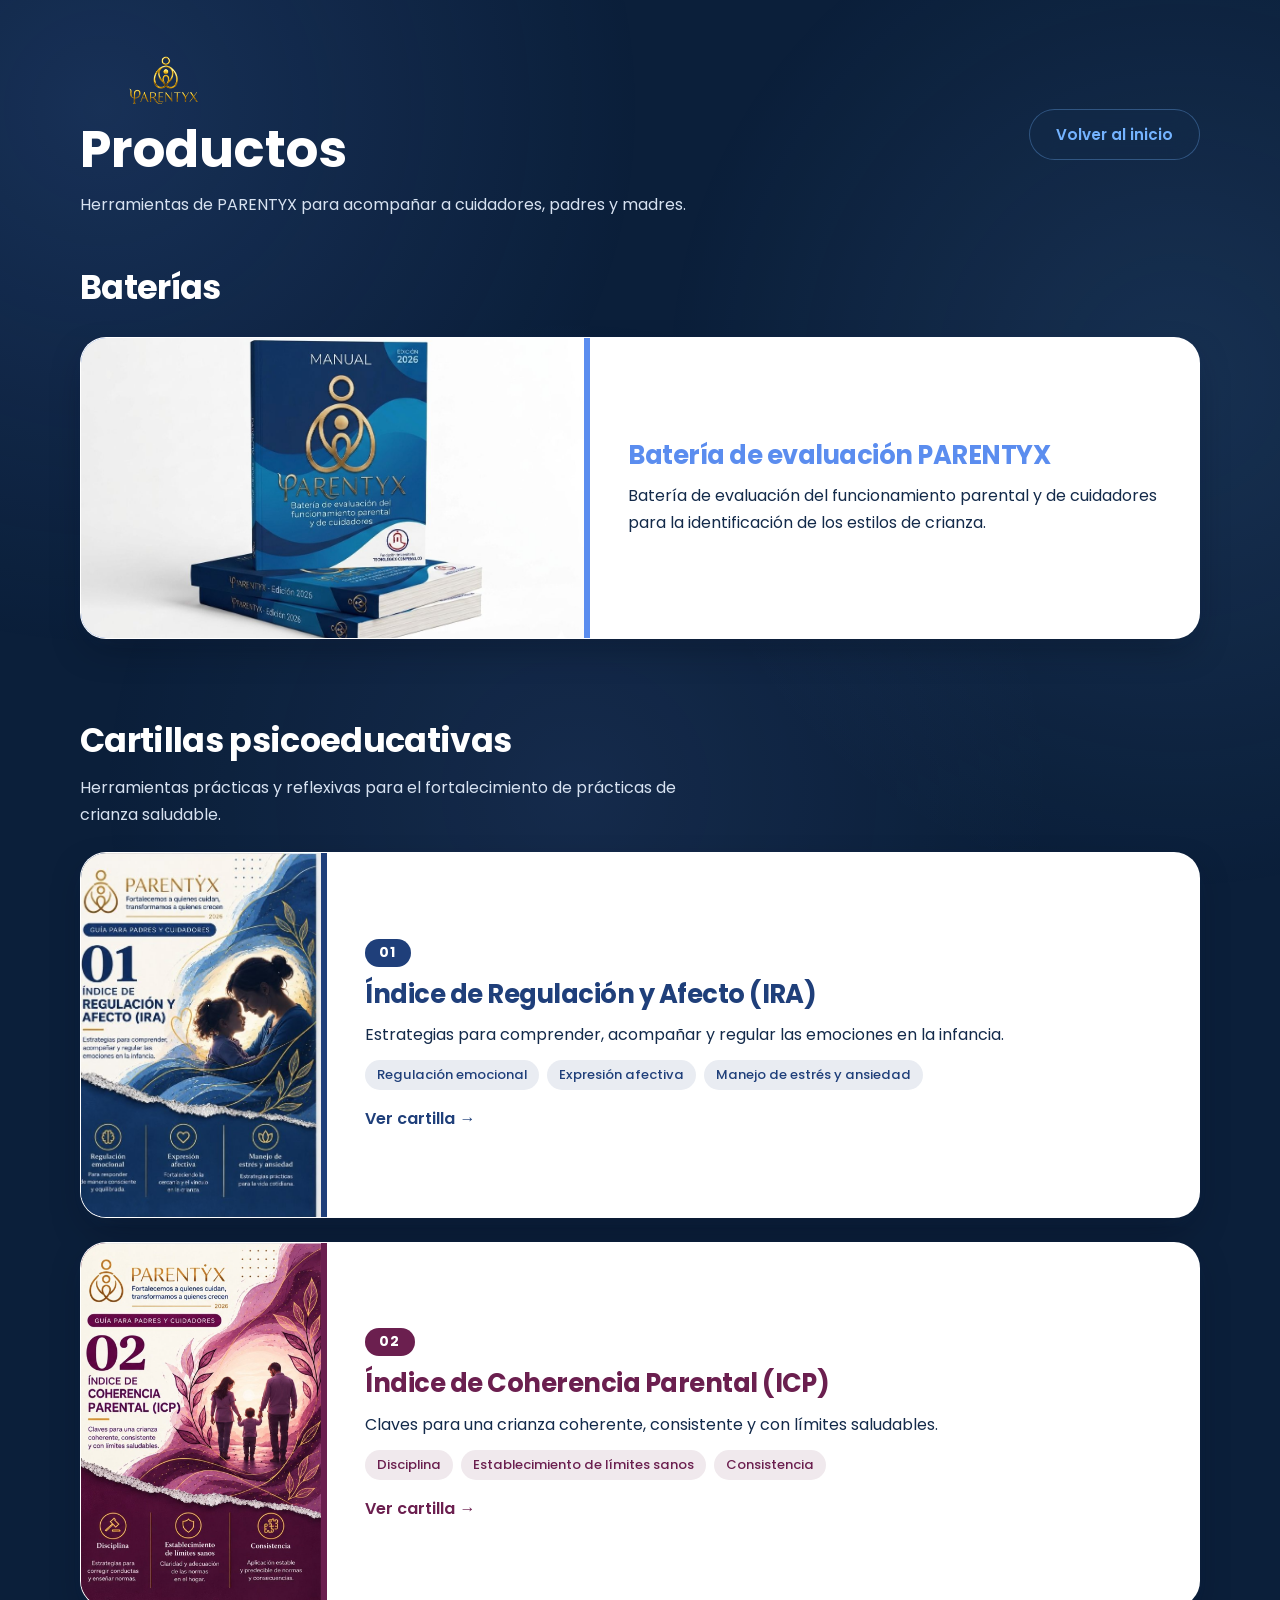
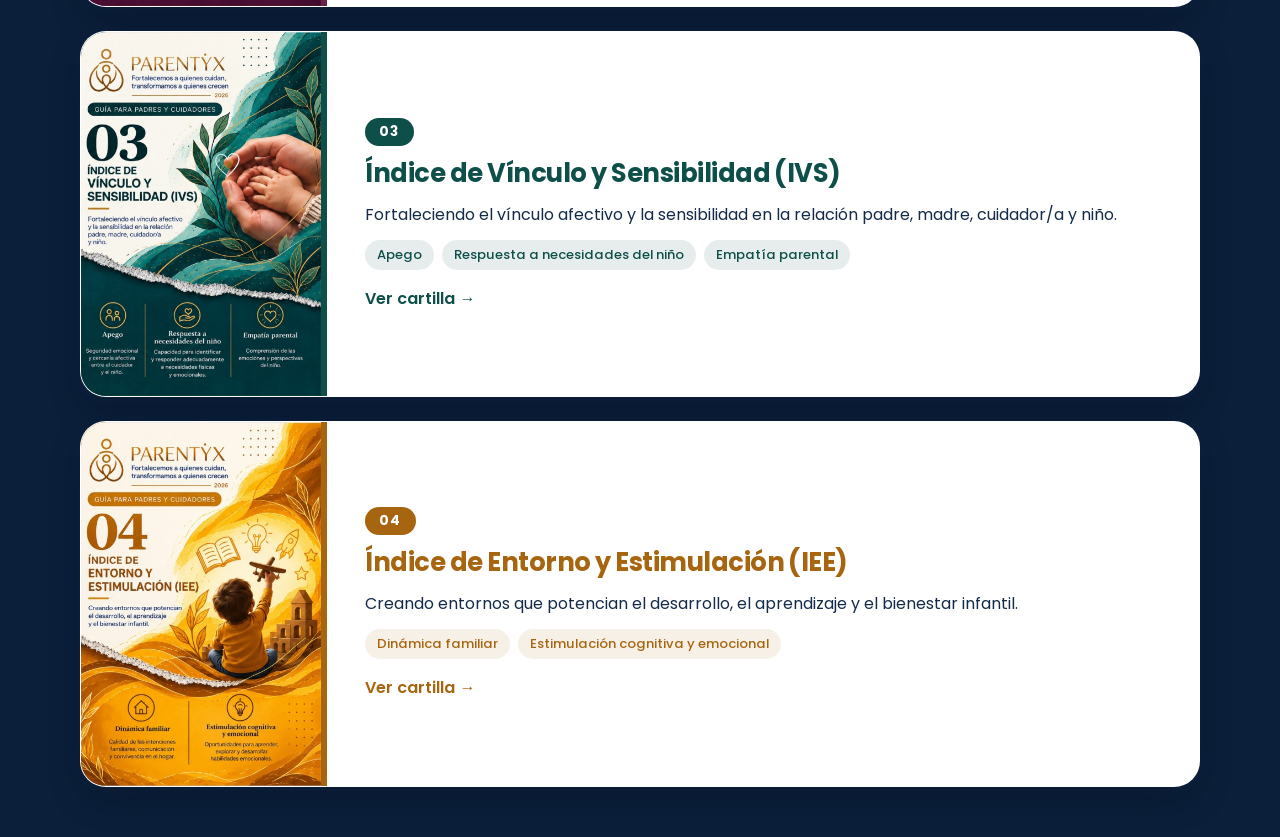
<file: cartilla.html>
<!DOCTYPE html>
<html lang="es">
<head>
    <meta charset="UTF-8">
    <meta name="viewport" content="width=device-width, initial-scale=1.0">
    <meta name="description" content="Cartilla psicoeducativa PARENTYX">
    <title>Cartilla | PARENTYX</title>
    <link rel="preconnect" href="https://fonts.googleapis.com">
    <link rel="preconnect" href="https://fonts.gstatic.com" crossorigin>
    <link href="https://fonts.googleapis.com/css2?family=Poppins:wght@300;400;500;600;700&display=swap" rel="stylesheet">
    <link rel="stylesheet" href="css/styles.css">
</head>
<body class="private-page">
    <div class="private-layout">
        <header class="private-header">
            <div>
                <a href="index.html" aria-label="Volver al inicio">
                    <img class="brand-logo" src="images/promis.png" alt="PARENTYX - Ruta de crianza saludable">
                </a>
                <h1 data-cartilla-titulo>Cartilla</h1>
                <p data-cartilla-descripcion></p>
            </div>
            <a class="btn btn-secondary" href="productos.html">Volver a productos</a>
        </header>

        <main class="private-content">
            <div class="cartilla-detalle" data-cartilla-detalle></div>
        </main>
    </div>

    <script src="js/cartillas-datos.js"></script>
    <script src="js/cartillas.js"></script>
</body>
</html>
</file>
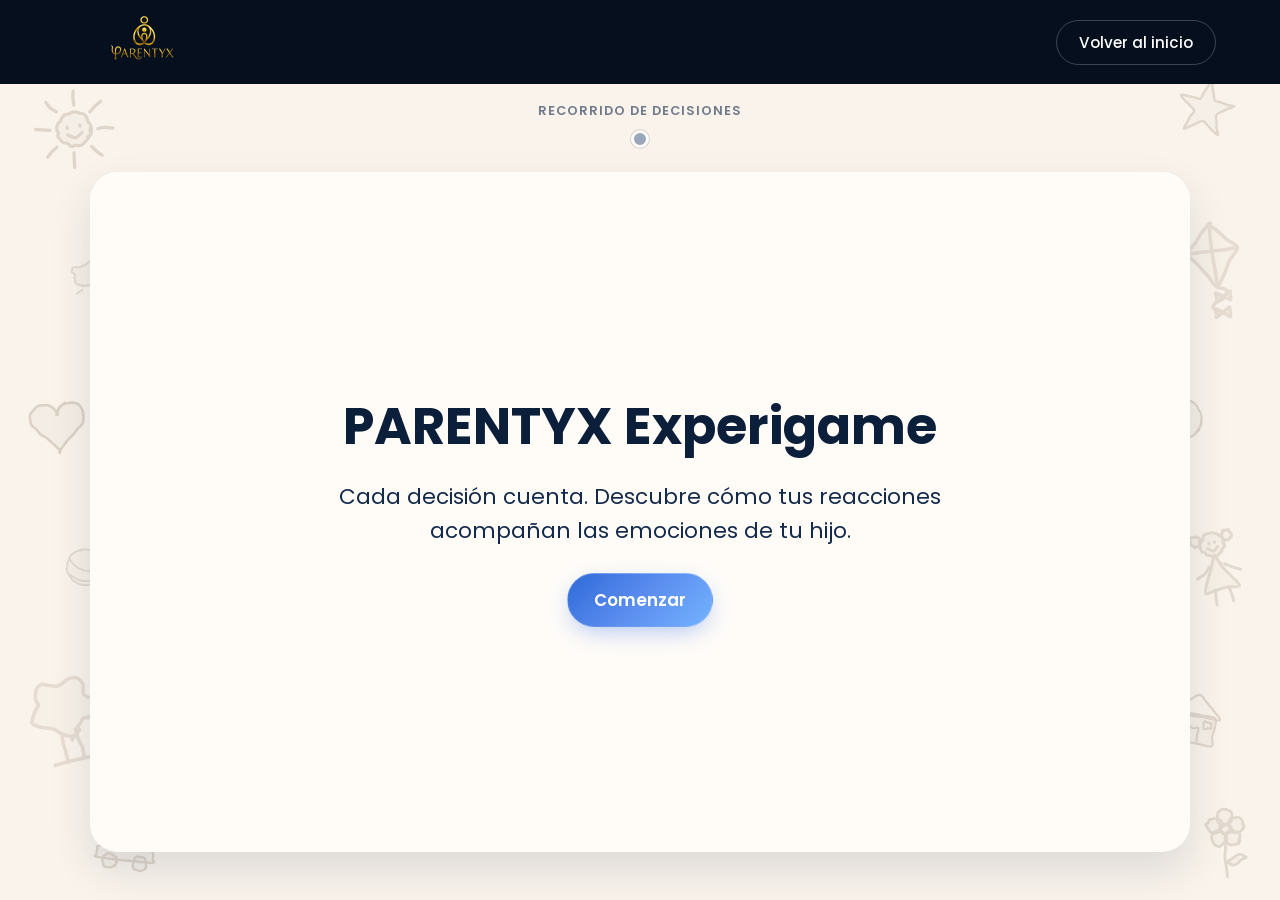
<file: juego.html>
<!DOCTYPE html>
<html lang="es">
<head>
    <meta charset="UTF-8">
    <meta name="viewport" content="width=device-width, initial-scale=1.0">
    <meta name="description" content="Juego de decisiones sobre crianza positiva de PARENTYX">
    <title>Juego de decisiones | PARENTYX</title>
    <link rel="preconnect" href="https://fonts.googleapis.com">
    <link rel="preconnect" href="https://fonts.gstatic.com" crossorigin>
    <link href="https://fonts.googleapis.com/css2?family=Poppins:wght@300;400;500;600;700&display=swap" rel="stylesheet">
    <link rel="stylesheet" href="css/styles.css">
    <link rel="stylesheet" href="css/juego.css">
</head>
<body class="juego-page">
    <header class="juego-header">
        <a href="index.html" aria-label="Volver al inicio">
            <img class="brand-logo" src="images/promis.png" alt="PARENTYX - Ruta de crianza saludable">
        </a>
        <a class="juego-volver" href="index.html">Volver al inicio</a>
    </header>

    <!-- Garabatos decorativos: el SVG se inserta en línea desde images/garabatos/ -->
    <div class="juego-garabatos" aria-hidden="true">
        <span class="juego-garabato" data-garabato="sol"></span>
        <span class="juego-garabato" data-garabato="nube"></span>
        <span class="juego-garabato" data-garabato="corazon"></span>
        <span class="juego-garabato" data-garabato="pelota"></span>
        <span class="juego-garabato" data-garabato="arbol"></span>
        <span class="juego-garabato" data-garabato="carrito"></span>
        <span class="juego-garabato" data-garabato="estrella"></span>
        <span class="juego-garabato" data-garabato="cometa"></span>
        <span class="juego-garabato" data-garabato="globo"></span>
        <span class="juego-garabato" data-garabato="muneca"></span>
        <span class="juego-garabato" data-garabato="casa"></span>
        <span class="juego-garabato" data-garabato="flor"></span>
    </div>

    <div class="juego-rastro" aria-hidden="true">
        <p class="juego-rastro-titulo"></p>
        <div class="juego-rastro-camino"></div>
    </div>

    <main class="juego-main">
        <div class="juego-escenario" aria-live="polite"></div>
    </main>

    <script src="js/juego-datos.js"></script>
    <script src="js/juego.js"></script>
</body>
</html>
</file>
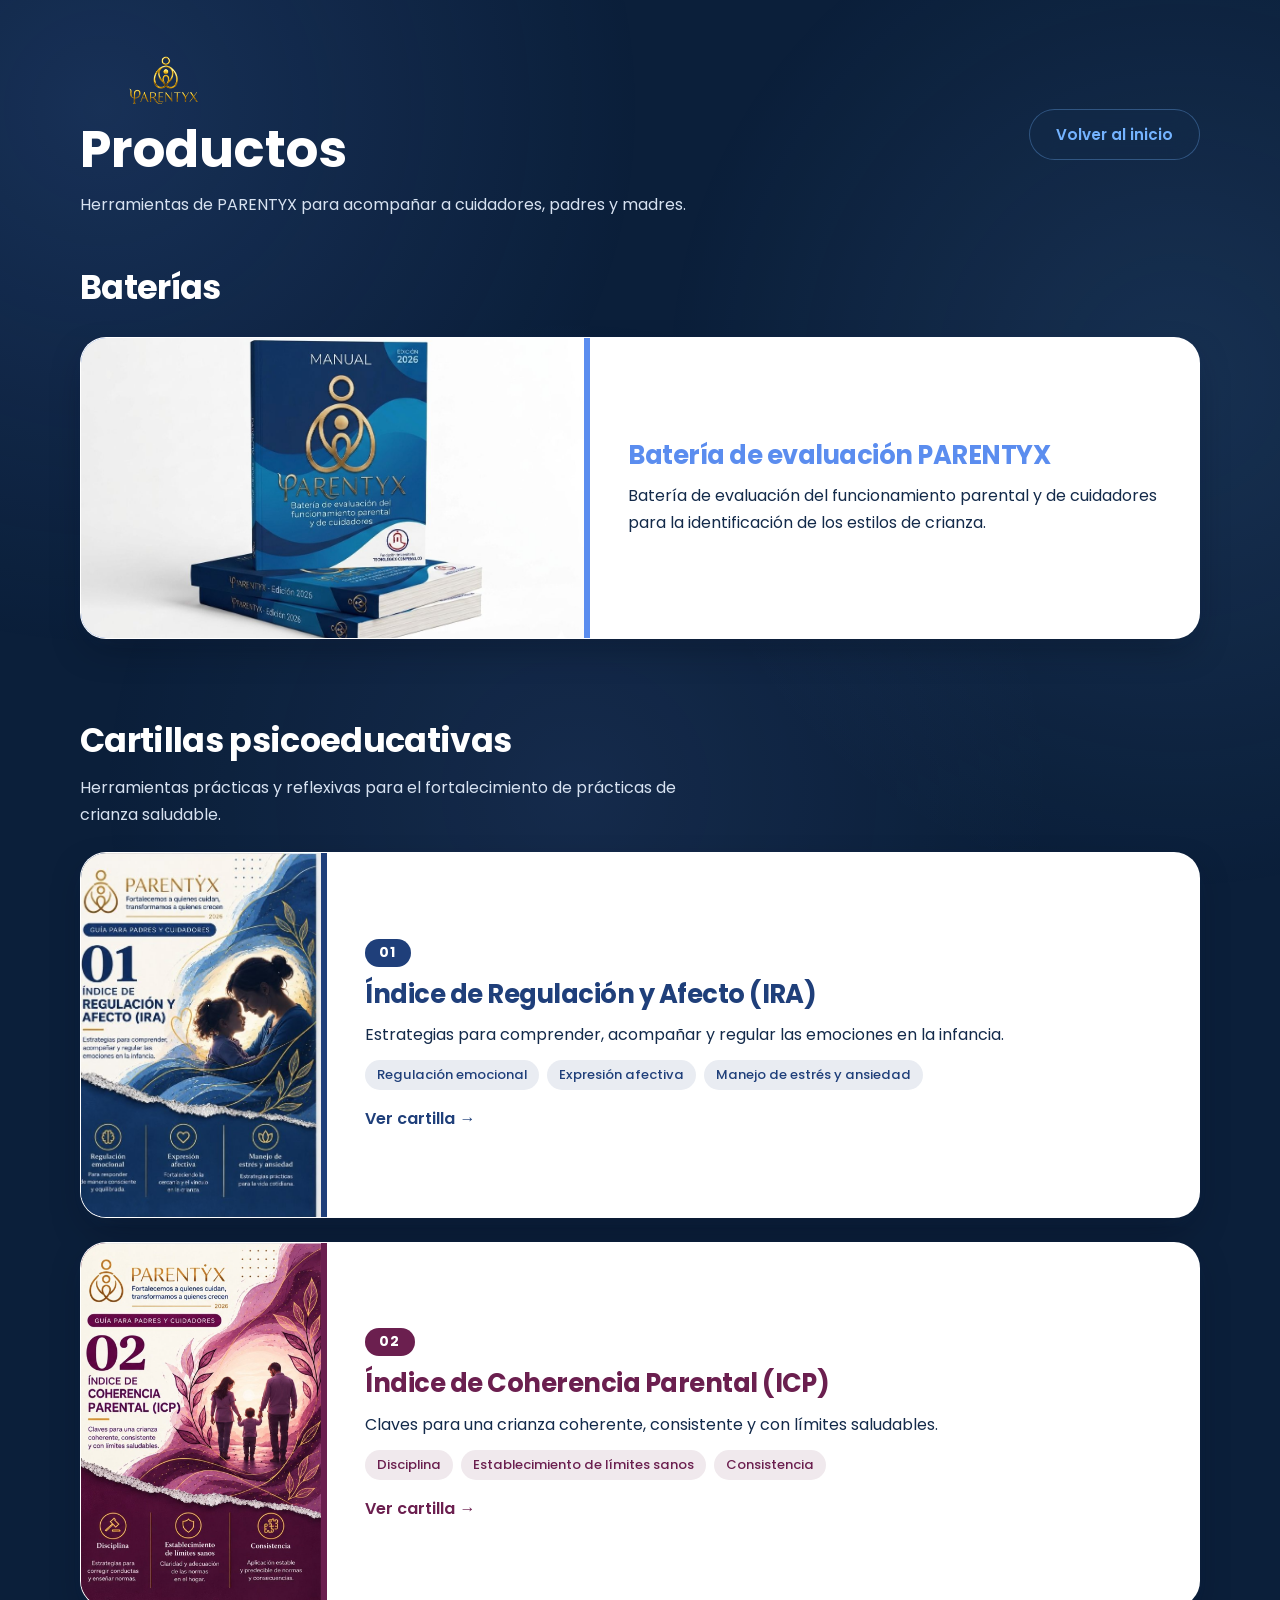
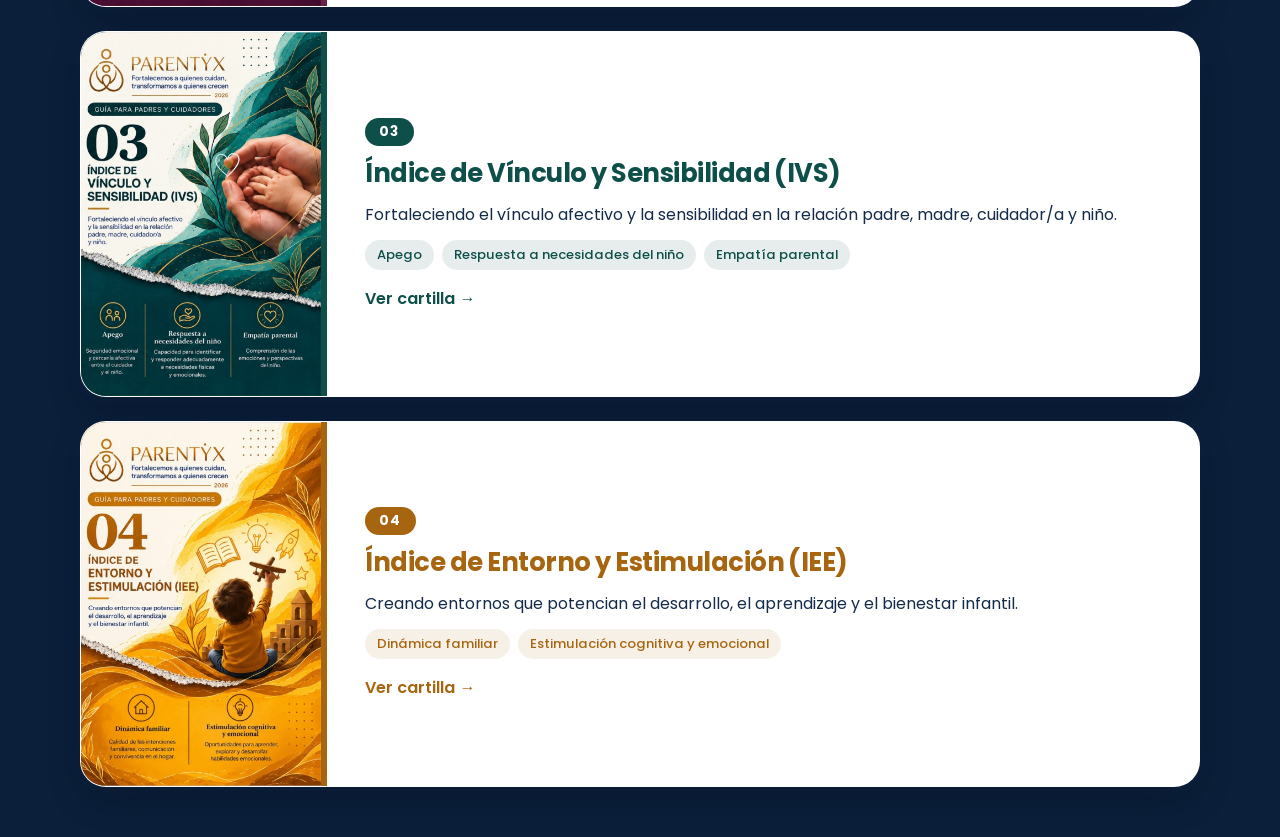
<file: productos.html>
<!DOCTYPE html>
<html lang="es">
<head>
    <meta charset="UTF-8">
    <meta name="viewport" content="width=device-width, initial-scale=1.0">
    <meta name="description" content="Productos PARENTYX: baterías de evaluación y cartillas psicoeducativas">
    <title>Productos | PARENTYX</title>
    <link rel="preconnect" href="https://fonts.googleapis.com">
    <link rel="preconnect" href="https://fonts.gstatic.com" crossorigin>
    <link href="https://fonts.googleapis.com/css2?family=Poppins:wght@300;400;500;600;700&display=swap" rel="stylesheet">
    <link rel="stylesheet" href="css/styles.css">
</head>
<body class="private-page">
    <div class="private-layout">
        <header class="private-header">
            <div>
                <a href="index.html" aria-label="Volver al inicio">
                    <img class="brand-logo" src="images/promis.png" alt="PARENTYX - Ruta de crianza saludable">
                </a>
                <h1>Productos</h1>
                <p>Herramientas de PARENTYX para acompañar a cuidadores, padres y madres.</p>
            </div>
            <a class="btn btn-secondary" href="index.html">Volver al inicio</a>
        </header>

        <main class="private-content">
            <section class="products-group" aria-labelledby="baterias-titulo">
                <div class="products-group-heading">
                    <h2 id="baterias-titulo">Baterías</h2>
                </div>

                <article class="product-row product-row-feature">
                    <div class="product-row-media">
                        <img class="product-row-image" src="images/Baterias.jpg" alt="Baterías de evaluación PARENTYX">
                    </div>
                    <div class="product-row-body">
                        <h3>Batería de evaluación PARENTYX</h3>
                        <p>Batería de evaluación del funcionamiento parental y de cuidadores para la identificación de los estilos de crianza.</p>
                    </div>
                </article>
            </section>

            <section class="products-group" aria-labelledby="cartillas-titulo">
                <div class="products-group-heading">
                    <h2 id="cartillas-titulo">Cartillas psicoeducativas</h2>
                    <p>Herramientas prácticas y reflexivas para el fortalecimiento de prácticas de crianza saludable.</p>
                </div>

                <!-- Las cartillas se generan desde js/cartillas-datos.js -->
                <div class="cartillas-lista" data-cartillas-lista></div>
            </section>
        </main>
    </div>

    <script src="js/cartillas-datos.js"></script>
    <script src="js/cartillas.js"></script>
</body>
</html>
</file>
<file: css/styles.css>
/* =========================
   PARENTYX - ESTILOS PRINCIPALES
   ========================= */

:root {
    --blue-dark: #0B1F3A;
    --blue-header: #050F1E;
    --blue-primary: #5B8DEF;
    --blue-light: #74B3FF;
    --blue-soft: #79A4FF;
    --blue-text: #74B3FF;
    --white: #FFFFFF;
    --off-white: #FFFFFF;
    --text-dark: #132A4A;
    --text-muted: #D7E2F1;
    --purple-dark: #132A4A;
    --yellow: #5B8DEF;
}

* {
    margin: 0;
    padding: 0;
    box-sizing: border-box;
}

html {
    scroll-behavior: smooth;
}

body {
    font-family: "Poppins", sans-serif;
    background: var(--blue-dark);
    color: var(--white);
    overflow-x: hidden;
}

a {
    color: inherit;
    text-decoration: none;
}

/* =========================
   BOTONES
   ========================= */

.btn {
    display: inline-flex;
    align-items: center;
    justify-content: center;
    border-radius: 999px;
    padding: 15px 30px;
    font-size: 0.95rem;
    font-weight: 600;
    border: none;
    transition: transform 0.25s ease, background 0.25s ease;
}

.btn:hover {
    transform: translateY(-2px);
}

.btn-primary {
    background: var(--blue-primary);
    color: var(--white);
}

.btn-primary:hover {
    background: #79A4FF;
}

/* =========================
   HEADER
   ========================= */

.site-header {
    position: fixed;
    top: 0;
    left: 0;
    width: 100%;
    z-index: 1000;
    background: var(--blue-header);
}

.navbar {
    width: min(94%, 1800px);
    min-height: 114px;
    margin: 0 auto;
    display: flex;
    align-items: center;
    justify-content: space-between;
    gap: 30px;
}

.brand {
    display: flex;
    align-items: center;
    min-width: 210px;
}

.brand-logo {
    display: block;
    width: 210px;
    height: 90px;
    object-fit: contain;
}

.main-nav {
    display: flex;
    align-items: center;
    justify-content: center;
    gap: clamp(20px, 2.7vw, 48px);
    flex: 1;
}

.main-nav a {
    font-size: 0.9rem;
    font-weight: 600;
    white-space: nowrap;
}

.main-nav a:hover {
    color: #74B3FF;
}

.premium-link {
    display: inline-flex;
    align-items: center;
    gap: 8px;
}

.premium-lock {
    position: relative;
    display: inline-block;
    width: 13px;
    height: 11px;
    border: 2px solid currentColor;
    border-radius: 2px;
}

.premium-lock::before {
    content: "";
    position: absolute;
    left: 2px;
    bottom: 7px;
    width: 5px;
    height: 7px;
    border: 2px solid currentColor;
    border-bottom: 0;
    border-radius: 5px 5px 0 0;
}

.premium-link.is-unlocked .premium-lock {
    display: none;
}

.nav-dropdown {
    position: relative;
}

.nav-dropdown-toggle {
    padding: 0;
    border: 0;
    background: transparent;
    color: var(--white);
    font: inherit;
    font-size: 0.9rem;
    font-weight: 600;
    cursor: pointer;
    white-space: nowrap;
}

.nav-dropdown-toggle:hover,
.nav-dropdown.is-open .nav-dropdown-toggle {
    color: var(--blue-light);
}

.nav-dropdown-menu {
    position: absolute;
    top: calc(100% + 16px);
    left: 50%;
    display: none;
    min-width: 170px;
    padding: 8px;
    transform: translateX(-50%);
    background: var(--blue-header);
    border: 1px solid rgba(255, 255, 255, 0.14);
    border-radius: 10px 10px 10px 0;
    box-shadow: 0 14px 30px rgba(0, 0, 0, 0.24);
}

.nav-dropdown.is-open .nav-dropdown-menu {
    display: grid;
    gap: 2px;
}

.nav-dropdown-menu a {
    display: block;
    padding: 9px 12px;
    border-radius: 6px;
}

.nav-dropdown-menu a:hover {
    background: var(--blue-primary);
    color: var(--white);
}

.arrow {
    font-size: 0.7rem;
    margin-left: 5px;
}

.header-actions {
    display: flex;
    align-items: center;
    gap: 16px;
}

.header-actions.is-authenticated > .btn {
    display: none;
}

.header-actions .btn {
    min-width: 140px;
    padding: 16px 22px;
}

.btn-login {
    background: var(--purple-dark);
    color: white;
}

.btn-register {
    background: var(--white);
    color: var(--blue-primary);
}

.account-menu {
    position: relative;
    display: none;
}

.account-menu.is-visible {
    display: block;
}

.account-toggle {
    width: 52px;
    height: 52px;
    display: grid;
    place-items: center;
    border: 2px solid var(--blue-light);
    border-radius: 50%;
    background: transparent;
    color: var(--white);
    cursor: pointer;
}

.account-icon {
    position: relative;
    display: block;
    width: 22px;
    height: 22px;
}

.account-icon::before {
    content: "";
    position: absolute;
    top: 1px;
    left: 7px;
    width: 8px;
    height: 8px;
    border: 2px solid currentColor;
    border-radius: 50%;
}

.account-icon::after {
    content: "";
    position: absolute;
    bottom: 1px;
    left: 3px;
    width: 16px;
    height: 8px;
    border: 2px solid currentColor;
    border-radius: 10px 10px 4px 4px;
}

.account-panel {
    position: absolute;
    top: calc(100% + 14px);
    right: 0;
    width: 240px;
    padding: 20px;
    background: var(--white);
    color: var(--text-dark);
    border-radius: 14px 14px 14px 0;
    box-shadow: 0 15px 35px rgba(0, 0, 0, 0.25);
}

.account-label,
.account-email {
    display: block;
}

.account-label {
    color: var(--blue-primary);
    font-size: 0.8rem;
    font-weight: 600;
    margin-bottom: 5px;
}

.account-email {
    overflow: hidden;
    font-size: 0.85rem;
    text-overflow: ellipsis;
    white-space: nowrap;
}

.account-logout {
    width: 100%;
    margin-top: 18px;
    padding: 10px 12px;
    border: 0;
    border-radius: 8px;
    background: var(--blue-primary);
    color: var(--white);
    cursor: pointer;
    font: inherit;
    font-weight: 600;
}

/* =========================
   HERO
   ========================= */

.hero {
    min-height: 800px;
    height: 100vh;
    position: relative;
    display: grid;
    grid-template-columns: 1fr 1fr;
    align-items: center;
    padding: 114px 7% 50px;
    overflow: hidden;
    background: #0B1F3A;
}

.hero-background-shape {
    position: absolute;
    pointer-events: none;
}

.hero-shape-one {
    width: 75%;
    height: 46%;
    top: -15%;
    left: -8%;
    background: #132A4A;
    border-radius: 0 0 55% 0;
    transform: rotate(7deg);
}

.hero-shape-two {
    width: 72%;
    height: 45%;
    top: 7%;
    right: -22%;
    background: #5B8DEF;
    border-radius: 50%;
    transform: rotate(-8deg);
}

.hero-shape-three {
    width: 75%;
    height: 30%;
    bottom: -8%;
    left: -15%;
    background: #17355F;
    border-radius: 50%;
}

.hero-content,
.hero-visual {
    position: relative;
    z-index: 2;
}

.hero-content {
    display: flex;
    justify-content: center;
}

.hero-copy {
    width: min(100%, 720px);
    background: rgba(19, 42, 74, 0.92);
    border-radius: 70px 70px 0 70px;
    padding: 70px 72px;
    box-shadow: 0 20px 50px rgba(11, 31, 58, 0.08);
}

.hero-copy h1 {
    font-size: clamp(2.3rem, 3.1vw, 4rem);
    line-height: 1.25;
    letter-spacing: -1.2px;
    margin-bottom: 25px;
}

.hero-copy p {
    max-width: 620px;
    color: #D7E2F1;
    font-size: clamp(1rem, 1.2vw, 1.35rem);
    line-height: 1.65;
    margin-bottom: 32px;
}

.hero-copy .btn-primary {
    display: none;
}

.hero-visual {
    min-height: 650px;
    display: flex;
    align-items: center;
    justify-content: center;
}

.hero-circle {
    position: absolute;
    width: min(38vw, 610px);
    height: min(38vw, 610px);
    border-radius: 50%;
    background: var(--yellow);
    z-index: -1;
}

.image-placeholder {
    background:
        linear-gradient(135deg, rgba(255,255,255,0.22), rgba(255,255,255,0.05)),
        #17355F;
    border: 4px dashed rgba(255,255,255,0.75);
    display: flex;
    align-items: center;
    justify-content: center;
    text-align: center;
    color: #FFFFFF;
    font-weight: 700;
    letter-spacing: 1px;
}

.hero-image-placeholder {
    width: min(38vw, 590px);
    height: min(44vw, 650px);
    border-radius: 48% 48% 20% 20%;
    position: relative;
    z-index: 1;
    object-fit: cover;
}

.hero-label {
    position: absolute;
    z-index: 3;
    right: 0;
    bottom: 1%;
    display: flex;
    flex-direction: column;
    font-weight: 700;
    text-align: center;
    line-height: 0.85;
    text-shadow: 0 3px 7px rgba(0,0,0,0.15);
}

.hero-label span {
    font-size: clamp(1.5rem, 2.5vw, 3rem);
}

.hero-label strong {
    font-size: clamp(2.5rem, 4.3vw, 5rem);
}

/* =========================
   REGISTRO
   ========================= */

.registration-section {
    position: relative;
    min-height: 620px;
    padding: 45px 2.5%;
    display: grid;
    grid-template-columns: 1.05fr 0.95fr;
    align-items: center;
    gap: 0;
    background: #132A4A;
    overflow: hidden;
}

.registration-section.is-authenticated {
    display: none;
}

.profile-survey-prompt {
    min-height: 360px;
    padding: 85px 8%;
    display: grid;
    place-items: center;
    background: #17355F;
}

.profile-survey-prompt.is-survey-completed {
    display: none !important;
}

.profile-survey-prompt .section-heading {
    max-width: 760px;
}

.profile-survey-prompt .btn {
    margin-top: 18px;
}

/* =========================
   ENCUESTA PERFILADORA
   ========================= */

.survey-page {
    min-height: 100vh;
    padding: 45px 5%;
    background: var(--blue-dark);
}

.survey-layout {
    width: min(960px, 100%);
    margin: 0 auto;
}

.survey-header {
    margin-bottom: 35px;
    text-align: center;
}

.survey-header .brand-logo {
    width: 180px;
    height: 75px;
    margin-bottom: 22px;
}

.survey-header h1 {
    max-width: 800px;
    margin: 10px auto 15px;
    color: var(--white);
    font-size: clamp(2rem, 4vw, 3.2rem);
    line-height: 1.15;
}

.survey-header p {
    max-width: 760px;
    margin: 0 auto;
    color: var(--text-muted);
    line-height: 1.8;
}

.profile-survey-form {
    display: grid;
    gap: 24px;
}

.profile-survey-form > fieldset {
    display: grid;
    gap: 16px;
    padding: clamp(24px, 4vw, 38px);
    border: 1px solid rgba(255, 255, 255, 0.1);
    border-radius: 24px 24px 24px 0;
    background: #132A4A;
}

.profile-survey-form legend {
    padding: 0 8px;
    color: var(--blue-light);
    font-size: 1.25rem;
    font-weight: 600;
}

.profile-survey-form label,
.profile-survey-form .nested-fieldset label {
    color: var(--text-muted);
    line-height: 1.5;
}

.profile-survey-form .nested-fieldset legend,
.profile-survey-form .question-legend,
.profile-survey-form > fieldset > label,
.profile-survey-form > fieldset > div > label {
    color: var(--white);
    font-size: 1rem;
    font-weight: 500;
}

.profile-survey-form > fieldset > label,
.profile-survey-form > fieldset > div > label {
    margin-top: 8px;
}

.profile-survey-form input:not([type="radio"]),
.profile-survey-form select,
.profile-survey-form textarea {
    width: 100%;
    padding: 13px 15px;
    border: 1px solid rgba(255, 255, 255, 0.18);
    border-radius: 8px;
    background: #0B1F3A;
    color: var(--white);
    font: inherit;
}

.profile-survey-form input:focus,
.profile-survey-form select:focus,
.profile-survey-form textarea:focus {
    outline: 2px solid var(--blue-light);
    outline-offset: 2px;
}

.profile-survey-form select option {
    background: #0B1F3A;
    color: var(--white);
}

.profile-survey-form textarea {
    resize: vertical;
}

.nested-fieldset {
    display: grid;
    gap: 10px;
    padding: 18px;
    border: 1px solid rgba(255, 255, 255, 0.1);
    border-radius: 12px;
}

.nested-fieldset legend {
    padding: 0;
}

.nested-fieldset input[type="radio"] {
    margin-right: 8px;
    accent-color: var(--blue-light);
}

.survey-two-columns {
    display: grid;
    grid-template-columns: repeat(2, minmax(0, 1fr));
    gap: 20px;
}

.survey-two-columns > div {
    display: grid;
    gap: 10px;
}

.survey-submit {
    width: 100%;
    justify-self: stretch;
    min-height: 52px;
    padding: 15px 30px;
    border-radius: 999px;
    font-size: 1rem;
}

.registration-image {
    min-height: 540px;
    position: relative;
    display: flex;
    align-items: center;
    justify-content: center;
}

.registration-image::before {
    content: "";
    position: absolute;
    inset: 10% 5% 7% 0;
    border-radius: 55px 55px 55px 0;
    background: #17355F;
}

.registration-placeholder {
    position: relative;
    z-index: 2;
    width: 72%;
    height: 540px;
    border-radius: 40px;
    background: #17355F;
    border: 4px dashed rgba(255,255,255,0.75);
    display: flex;
    align-items: center;
    justify-content: center;
    text-align: center;
    color: white;
    font-weight: 700;
    letter-spacing: 1px;
    object-fit: cover;
}

.decorative-shape {
    position: absolute;
    z-index: 3;
}

.shape-left {
    width: 190px;
    height: 190px;
    left: 6%;
    top: 10%;
    border-radius: 50%;
    border: 25px solid #74B3FF;
    opacity: 0.95;
}

.shape-phone {
    right: 5%;
    top: 14%;
    width: 125px;
    height: 235px;
    border-radius: 25px;
    background: #5B8DEF;
    border: 9px solid #050F1E;
    transform: rotate(-6deg);
    display: flex;
    align-items: center;
    justify-content: center;
    color: #FFFFFF;
    font-weight: 800;
}

.registration-card {
    position: relative;
    z-index: 4;
    background: var(--white);
    color: var(--text-dark);
    border-radius: 60px 60px 60px 0;
    min-height: 440px;
    padding: 58px 60px;
    display: flex;
    flex-direction: column;
    justify-content: center;
    margin-left: -5%;
    box-shadow: 0 15px 35px rgba(0,0,0,0.08);
}

.eyebrow {
    color: var(--blue-soft);
    font-size: 0.9rem;
    font-weight: 400;
    margin-bottom: 28px;
}

.registration-card h2 {
    color: #5B8DEF;
    font-size: clamp(2rem, 2.7vw, 3.1rem);
    line-height: 1.2;
    text-align: center;
    margin-bottom: 28px;
}

.registration-card p {
    color: #132A4A;
    font-size: clamp(0.95rem, 1.1vw, 1.15rem);
    line-height: 1.65;
    margin-bottom: 30px;
}

.registration-card .btn {
    width: 100%;
    align-self: stretch;
    min-height: 52px;
    padding: 15px 30px;
    border-radius: 999px;
    font-size: 1rem;
}

.auth-form {
    display: grid;
    gap: 10px;
}

.auth-form label {
    color: var(--text-dark);
    font-size: 0.85rem;
    font-weight: 600;
}

.auth-form input {
    width: 100%;
    padding: 12px 14px;
    border: 1px solid #B9C8E3;
    border-radius: 8px;
    color: var(--text-dark);
    font: inherit;
}

.auth-form input:focus {
    outline: 2px solid var(--blue-primary);
    outline-offset: 1px;
}

.auth-form .btn {
    margin-top: 8px;
    cursor: pointer;
}

.auth-message {
    min-height: 1.4em;
    margin: 0;
    color: var(--text-dark);
    font-size: 0.85rem;
}

.auth-message.is-error {
    color: #A62626;
}

.auth-message.is-success {
    color: #177245;
}

.auth-page {
    min-height: 100vh;
    background:
        radial-gradient(circle at 15% 15%, rgba(91, 141, 239, 0.26), transparent 32%),
        var(--blue-dark);
}

.auth-layout {
    min-height: 100vh;
    display: grid;
    place-items: center;
    padding: 40px 20px;
}

.auth-card {
    width: min(100%, 480px);
    padding: 42px clamp(28px, 6vw, 58px);
    background: var(--white);
    color: var(--text-dark);
    border-radius: 28px 28px 28px 0;
    box-shadow: 0 24px 70px rgba(0, 0, 0, 0.28);
}

.auth-logo-link {
    display: block;
    width: fit-content;
    margin: 0 auto 30px;
}

.auth-logo {
    display: block;
    width: 210px;
    height: 90px;
    object-fit: contain;
}

.auth-heading {
    margin-bottom: 28px;
    text-align: center;
}

.auth-heading .eyebrow {
    display: block;
    margin-bottom: 10px;
}

.auth-heading h1 {
    color: var(--blue-primary);
    font-size: clamp(2rem, 5vw, 2.7rem);
    line-height: 1.15;
    margin-bottom: 10px;
}

.auth-heading p,
.auth-footer-text,
.auth-back-link {
    font-size: 0.9rem;
}

.auth-heading p,
.auth-footer-text {
    color: #47617E;
}

.auth-form .btn {
    width: 100%;
}

.auth-footer-text {
    margin-top: 24px;
    text-align: center;
}

.auth-footer-text a,
.auth-back-link {
    color: var(--blue-primary);
    font-weight: 600;
}

.auth-back-link {
    display: block;
    margin-top: 18px;
    text-align: center;
}

/* =========================
   SECCIONES FUTURAS
   ========================= */

.content-section {
    min-height: 430px;
    padding: 100px 8%;
    background: var(--blue-dark);
    display: flex;
    align-items: center;
    justify-content: center;
    gap: clamp(35px, 7vw, 110px);
}

.content-section:nth-of-type(even) {
    background: #132A4A;
}

.section-heading {
    max-width: 800px;
    text-align: center;
}

.section-placeholder {
    width: min(100%, 360px);
    min-height: 240px;
    flex: 0 1 360px;
    border-radius: 28px 28px 28px 0;
}

.video-wrapper {
    width: min(100%, 1000px);
    aspect-ratio: 16 / 9;
    flex: 0 1 560px;
    overflow: hidden;
    border-radius: 28px 28px 28px 0;
    background: #050F1E;
    box-shadow: 0 18px 40px rgba(0, 0, 0, 0.24);
}

.video-section {
    flex-direction: column;
    gap: 24px;
}

.video-section .section-heading {
    max-width: 900px;
    margin: 0;
}

.video-section .section-heading h2 {
    margin-bottom: 8px;
}

.video-section .section-heading p {
    margin: 0;
}

.video-item {
    width: min(100%, 1000px);
}

.video-item h3 {
    margin-bottom: 16px;
    color: var(--blue-light);
    font-size: clamp(1.3rem, 2vw, 1.8rem);
    text-align: center;
}

.video-item .video-wrapper {
    width: 100%;
}

.video-wrapper iframe {
    width: 100%;
    height: 100%;
    display: block;
    border: 0;
}

.about-section {
    flex-direction: column;
}

.about-columns {
    width: min(100%, 1100px);
    display: grid;
    grid-template-columns: repeat(2, minmax(0, 1fr));
    gap: clamp(24px, 4vw, 60px);
}

.values-section {
    width: min(100%, 1000px);
}

.values-section .section-heading {
    margin: 10px auto 28px;
    text-align: center;
}

.values-section h3 {
    color: var(--blue-light);
    font-size: clamp(1.8rem, 3vw, 2.5rem);
}

.values-grid {
    display: grid;
    grid-template-columns: repeat(3, minmax(0, 1fr));
    gap: 42px 30px;
}

.values-grid-bottom {
    display: flex;
    justify-content: center;
    gap: 30px;
    margin-top: 42px;
}

.values-grid-bottom .value-card {
    width: calc((100% - 60px) / 3);
}

.value-card {
    padding: 8px 12px;
    text-align: center;
}

.value-card h3 {
    margin-bottom: 10px;
    color: var(--blue-light);
    font-size: 1.3rem;
}

.value-card p {
    color: var(--text-muted);
    line-height: 1.7;
}

.about-column {
    display: flex;
    flex-direction: column;
    gap: 28px;
    padding: clamp(24px, 4vw, 42px);
    background: #132A4A;
    border-radius: 28px 28px 28px 0;
}

.about-column > div {
    min-height: 420px;
}

.about-column .eyebrow {
    display: block;
    margin-bottom: 10px;
}

.about-column h3 {
    margin-bottom: 14px;
    color: var(--blue-light);
    font-size: clamp(1.8rem, 3vw, 2.5rem);
}

.about-column p {
    color: var(--text-muted);
    line-height: 1.8;
}

.about-column .section-placeholder {
    flex: none;
}

.about-column img.section-image {
    border-radius: 28px 28px 28px 0;
    overflow: hidden;
}

.section-image {
    display: block;
    width: 100%;
    height: 260px;
    object-fit: contain;
    background: var(--white);
    border-radius: 28px 28px 28px 0;
}

.section-heading h2 {
    font-size: clamp(2rem, 3vw, 3rem);
    margin-bottom: 15px;
}

.section-heading p {
    color: var(--text-muted);
    line-height: 1.8;
}

.library-preview .section-heading {
    display: grid;
    justify-items: center;
    gap: 12px;
}

.library-preview .section-heading h2 {
    margin-bottom: 0;
}

.library-preview .btn {
    margin-top: 12px;
}

/* =========================
   BIBLIOTECA Y MODULOS
   ========================= */

.private-page {
    min-height: 100vh;
    padding: 50px 6%;
    background: var(--blue-dark);
}

.private-layout {
    width: min(1120px, 100%);
    margin: 0 auto;
}

.private-header {
    display: flex;
    align-items: center;
    justify-content: space-between;
    gap: 24px;
    margin-bottom: 45px;
}

.private-header .brand-logo {
    width: 170px;
    height: 70px;
}

.private-header h1 {
    color: var(--white);
    font-size: clamp(2rem, 4vw, 3.5rem);
    line-height: 1.15;
}

.private-header p {
    max-width: 650px;
    margin-top: 12px;
    color: var(--text-muted);
    line-height: 1.7;
}

.private-header .btn {
    flex-shrink: 0;
}

.library-grid {
    display: grid;
    grid-template-columns: repeat(2, minmax(0, 1fr));
    gap: 28px;
}

.library-card {
    overflow: hidden;
    background: #132A4A;
    border-radius: 24px 24px 24px 0;
}

.library-card img {
    display: block;
    width: 100%;
    height: 260px;
    object-fit: cover;
}

.library-card-content {
    padding: 28px;
}

.library-card h2 {
    margin-bottom: 10px;
    color: var(--blue-light);
}

.library-card p {
    color: var(--text-muted);
    line-height: 1.7;
}

.modules-layout {
    display: grid;
    grid-template-columns: 280px minmax(0, 1fr);
    gap: 28px;
    align-items: start;
}

.modules-nav,
.module-content {
    background: #132A4A;
    border-radius: 24px 24px 24px 0;
}

.modules-nav {
    padding: 18px;
}

.modules-nav h2 {
    padding: 8px 12px 18px;
    color: var(--blue-light);
    font-size: 1.2rem;
}

.module-button {
    width: 100%;
    padding: 15px 12px;
    border: 0;
    border-left: 3px solid transparent;
    background: transparent;
    color: var(--text-muted);
    font: inherit;
    text-align: left;
    cursor: pointer;
}

.module-button:hover,
.module-button.is-active {
    border-left-color: var(--blue-light);
    background: #17355F;
    color: var(--white);
}

.module-content {
    min-height: 430px;
    padding: clamp(28px, 5vw, 55px);
}

.module-content h2 {
    margin-bottom: 18px;
    color: var(--blue-light);
    font-size: clamp(1.8rem, 4vw, 2.8rem);
}

.module-content p {
    max-width: 700px;
    color: var(--text-muted);
    line-height: 1.9;
}

.module-content ul {
    display: grid;
    gap: 12px;
    margin: 25px 0 0 20px;
    color: var(--text-muted);
    line-height: 1.7;
}

.access-message {
    width: min(600px, 100%);
    margin: 100px auto;
    padding: 40px;
    background: #132A4A;
    border-radius: 24px 24px 24px 0;
    text-align: center;
}

.access-message h1 {
    margin-bottom: 14px;
    color: var(--blue-light);
}

.access-message p {
    margin-bottom: 24px;
    color: var(--text-muted);
    line-height: 1.7;
}

.premium-options {
    display: grid;
    grid-template-columns: repeat(2, minmax(0, 1fr));
    gap: 28px;
}

.monthly-survey-card {
    display: flex;
    align-items: center;
    justify-content: space-between;
    gap: 28px;
    margin-bottom: 28px;
    padding: 32px;
    background: #17355F;
    border-radius: 24px 24px 24px 0;
}

.monthly-survey-home {
    margin-bottom: 0;
    border-radius: 0;
}

.monthly-survey-card h2 {
    margin: 8px 0 10px;
    color: var(--blue-light);
}

.monthly-survey-card p {
    color: var(--text-muted);
    line-height: 1.7;
}

.monthly-survey-card .btn {
    flex-shrink: 0;
}

.premium-option {
    display: flex;
    min-height: 260px;
    flex-direction: column;
    justify-content: space-between;
    padding: 32px;
    background: #132A4A;
    border-radius: 24px 24px 24px 0;
}

.premium-option h2 {
    margin-bottom: 12px;
    color: var(--blue-light);
}

.premium-option p {
    color: var(--text-muted);
    line-height: 1.7;
}

.premium-option .btn {
    align-self: flex-start;
    margin-top: 28px;
}

.empty-library {
    display: grid;
    min-height: 380px;
    place-items: center;
    padding: 40px;
    background: #132A4A;
    border-radius: 24px 24px 24px 0;
    text-align: center;
}

.empty-library h2 {
    margin-bottom: 12px;
    color: var(--blue-light);
}

.empty-library p {
    color: var(--text-muted);
    line-height: 1.7;
}

/* =========================
   FOOTER
   ========================= */

.site-footer {
    background: #050F1E;
    padding: 35px 20px;
    text-align: center;
    color: #B9C8E3;
}

/* =========================
   RESPONSIVE
   ========================= */

@media (max-width: 1250px) {
    .navbar {
        width: 94%;
    }

    .main-nav {
        gap: 18px;
    }

    .main-nav a {
        font-size: 0.78rem;
    }

    .brand {
        min-width: 240px;
    }

    .header-actions .btn {
        min-width: 115px;
        padding: 13px 15px;
        font-size: 0.8rem;
    }
}

@media (max-width: 950px) {
    .site-header {
        position: relative;
    }

    .navbar {
        min-height: auto;
        padding: 20px 0;
        flex-wrap: wrap;
        justify-content: center;
    }

    .brand {
        justify-content: center;
    }

    .main-nav {
        order: 3;
        width: 100%;
        flex-wrap: wrap;
    }

    .hero {
        min-height: auto;
        height: auto;
        grid-template-columns: 1fr;
        padding: 60px 5% 80px;
    }

    .hero-content {
        padding-top: 20px;
    }

    .hero-copy {
        padding: 50px 45px;
    }

    .hero-visual {
        min-height: 560px;
    }

    .hero-circle {
        width: 480px;
        height: 480px;
    }

    .hero-image-placeholder {
        width: 440px;
        height: 500px;
    }

    .registration-section {
        grid-template-columns: 1fr;
        padding: 30px 5% 60px;
    }

    .registration-card {
        margin-left: 0;
        margin-top: -20px;
    }

    .content-section {
        flex-direction: column;
    }

    .about-columns {
        grid-template-columns: 1fr;
    }

    .about-column {
        grid-template-rows: auto 260px;
    }

    .about-column > div {
        height: auto;
    }

    .values-grid {
        grid-template-columns: repeat(2, minmax(0, 1fr));
    }

    .values-grid-bottom {
        display: grid;
        grid-template-columns: repeat(2, minmax(0, 1fr));
        gap: 20px;
        margin-top: 20px;
    }

    .values-grid-bottom .value-card {
        width: auto;
    }

    .private-header {
        align-items: flex-start;
        flex-direction: column;
    }

    .premium-options {
        grid-template-columns: 1fr;
    }

    .monthly-survey-card {
        align-items: flex-start;
        flex-direction: column;
    }

    .modules-layout {
        grid-template-columns: 1fr;
    }

    .modules-nav {
        width: 100%;
    }

    .section-placeholder {
        flex-basis: 240px;
    }
}

@media (max-width: 600px) {
    .header-actions {
        width: 100%;
        justify-content: center;
    }

    .main-nav {
        gap: 12px 18px;
    }

    .main-nav a {
        font-size: 0.72rem;
    }

    .hero-copy {
        padding: 40px 30px;
        border-radius: 40px 40px 0 40px;
    }

    .hero-copy h1 br {
        display: none;
    }

    .hero-visual {
        min-height: 440px;
    }

    .hero-circle {
        width: 330px;
        height: 330px;
    }

    .hero-image-placeholder {
        width: 300px;
        height: 390px;
    }

    .hero-label {
        right: 3%;
    }

    .registration-image {
        min-height: 390px;
    }

    .registration-placeholder {
        height: 380px;
        width: 82%;
    }

    .shape-left {
        width: 120px;
        height: 120px;
        border-width: 16px;
        left: 0;
    }

    .shape-phone {
        width: 90px;
        height: 165px;
        right: 0;
    }

    .registration-card {
        padding: 40px 28px;
        border-radius: 40px 40px 40px 0;
    }

    .survey-page {
        padding: 30px 5%;
    }

    .survey-two-columns {
        grid-template-columns: 1fr;
    }

    .values-grid {
        grid-template-columns: 1fr;
    }

    .values-grid-bottom {
        grid-template-columns: 1fr;
    }

    .private-page {
        padding: 30px 5%;
    }

    .library-grid {
        grid-template-columns: 1fr;
    }

    .access-message {
        padding: 30px 22px;
    }

    .registration-card h2 br {
        display: none;
    }
}

/* =========================
   REDISEÑO - PARTE 1: FONDO
   Lienzo oscuro con luces difusas, superficies de vidrio y sombras suaves.
   Todo usa la paleta existente; ajusta los valores desde estas variables.
   ========================= */

:root {
    /* Luces difusas del fondo (tonos de --blue-primary y --blue-light) */
    --glow-one: rgba(91, 141, 239, 0.16);
    --glow-two: rgba(116, 179, 255, 0.12);
    --glow-three: rgba(121, 164, 255, 0.09);

    /* Superficies de vidrio (base #132A4A = --text-dark) */
    --surface-glass: rgba(19, 42, 74, 0.62);
    --surface-glass-strong: rgba(19, 42, 74, 0.82);
    --surface-band: rgba(19, 42, 74, 0.5);
    --section-divider: rgba(116, 179, 255, 0.1);
    --glass-blur: 18px;
    --border-glass: rgba(255, 255, 255, 0.08);

    /* Sombras difusas teñidas de azul */
    --shadow-soft: 0 14px 34px -10px rgba(5, 15, 30, 0.55), 0 4px 14px rgba(91, 141, 239, 0.06);
    --shadow-deep: 0 26px 56px -14px rgba(5, 15, 30, 0.7), 0 8px 24px -6px rgba(91, 141, 239, 0.1);

    /* Línea de acento superior */
    --ribbon: linear-gradient(90deg, transparent 0%, var(--blue-primary) 25%, var(--blue-light) 60%, transparent 100%);

    /* Radios */
    --radius-sm: 12px;
    --radius-md: 18px;
    --radius-lg: 26px;
}

body::before {
    content: "";
    position: fixed;
    inset: 0;
    background-image:
        radial-gradient(circle at 8% 12%, var(--glow-one) 0%, transparent 38%),
        radial-gradient(circle at 92% 42%, var(--glow-two) 0%, transparent 40%),
        radial-gradient(circle at 45% 88%, var(--glow-three) 0%, transparent 45%);
    pointer-events: none;
    z-index: -1;
}

/* Las secciones dejan ver las luces del fondo. */
.hero,
.content-section {
    background: transparent;
}

/* Estas clases van en el <body>: conservan el fondo oscuro de la paleta. */
.survey-page,
.private-page {
    background: var(--blue-dark);
}

.content-section:nth-of-type(even) {
    background: var(--surface-band);
}

/* Superficies tipo vidrio */
.registration-section,
.profile-survey-prompt,
.profile-survey-form > fieldset,
.about-column,
.library-card,
.module-content,
.access-message,
.monthly-survey-card,
.premium-option,
.empty-library {
    background: var(--surface-glass);
    -webkit-backdrop-filter: blur(var(--glass-blur));
    backdrop-filter: blur(var(--glass-blur));
    border: 1px solid var(--border-glass);
    box-shadow: var(--shadow-soft);
}

.registration-section {
    background: var(--surface-glass-strong);
    box-shadow: var(--shadow-deep);
}

/* Acento superior en las tarjetas destacadas */
.library-card,
.monthly-survey-card,
.premium-option,
.empty-library,
.access-message,
.about-column {
    position: relative;
    overflow: hidden;
}

.library-card::after,
.monthly-survey-card::after,
.premium-option::after,
.empty-library::after,
.access-message::after,
.about-column::after {
    content: "";
    position: absolute;
    top: 0;
    left: 0;
    right: 0;
    height: 3px;
    background: var(--ribbon);
    pointer-events: none;
}

.video-wrapper {
    border: 1px solid var(--border-glass);
    box-shadow: var(--shadow-deep);
}

@media (max-width: 600px) {
    :root {
        --glass-blur: 10px;
    }

    body::before {
        background-image:
            radial-gradient(circle at 10% 6%, var(--glow-one) 0%, transparent 55%),
            radial-gradient(circle at 90% 50%, var(--glow-two) 0%, transparent 55%),
            radial-gradient(circle at 40% 95%, var(--glow-three) 0%, transparent 60%);
    }
}

/* El juego mantiene su propio fondo. */
body.juego-page::before {
    content: none;
}

/* Separación entre secciones un poco más marcada */
.content-section:nth-of-type(even) {
    border-top: 1px solid var(--section-divider);
    border-bottom: 1px solid var(--section-divider);
}

/* =========================
   REDISEÑO - PARTE 2: BOTONES
   Píldoras con degradado, sombras de color y respuesta suave al pasar el mouse.
   ========================= */

:root {
    --btn-radius: 999px;
    --btn-padding: 13px 26px;
    --btn-gap: 10px;
    --btn-ease: cubic-bezier(0.16, 1, 0.3, 1);
    --btn-duration: 0.3s;
    --btn-lift: translateY(-2px);

    --btn-primary-bg: linear-gradient(135deg, #2F6AD9 0%, var(--blue-primary) 50%, var(--blue-light) 100%);
    --btn-primary-bg-hover: linear-gradient(135deg, #2458C4 0%, #4F82E6 100%);
    --btn-primary-shadow: 0 8px 24px -6px rgba(91, 141, 239, 0.55);
    --btn-primary-shadow-hover: 0 12px 28px -6px rgba(91, 141, 239, 0.7);

    --btn-outline-border: rgba(255, 255, 255, 0.22);
    --btn-outline-bg-hover: rgba(116, 179, 255, 0.12);
    --btn-soft-bg: rgba(91, 141, 239, 0.14);
    --btn-soft-border: rgba(116, 179, 255, 0.32);
    --btn-focus-ring: 0 0 0 3px rgba(116, 179, 255, 0.55);
}

.btn {
    gap: var(--btn-gap);
    padding: var(--btn-padding);
    border-radius: var(--btn-radius);
    border: 1px solid transparent;
    cursor: pointer;
    text-align: center;
    transition:
        transform var(--btn-duration) var(--btn-ease),
        box-shadow var(--btn-duration) var(--btn-ease),
        background var(--btn-duration) var(--btn-ease),
        border-color var(--btn-duration) var(--btn-ease),
        color var(--btn-duration) var(--btn-ease);
}

.btn:hover {
    transform: var(--btn-lift);
}

.btn:active {
    transform: scale(0.98);
}

.btn:focus-visible {
    outline: none;
    box-shadow: var(--btn-focus-ring);
}

/* Primario: degradado azul con sombra de color */
.btn-primary {
    background: var(--btn-primary-bg);
    color: var(--white);
    border-color: rgba(255, 255, 255, 0.2);
    box-shadow: var(--btn-primary-shadow);
}

.btn-primary:hover {
    background: var(--btn-primary-bg-hover);
    box-shadow: var(--btn-primary-shadow-hover);
}

/* Secundario: vidrio con contorno */
.btn-secondary {
    background: rgba(19, 42, 74, 0.55);
    -webkit-backdrop-filter: blur(12px);
    backdrop-filter: blur(12px);
    color: var(--blue-light);
    border-color: var(--btn-soft-border);
}

.btn-secondary:hover {
    background: var(--btn-soft-bg);
    border-color: var(--blue-light);
    box-shadow: 0 6px 18px rgba(91, 141, 239, 0.2);
}

/* Header: "Inicia sesión" con contorno y "Regístrate" destacado */
.header-actions .btn {
    padding: 12px 22px;
}

.btn-login {
    background: transparent;
    color: var(--white);
    border-color: var(--btn-outline-border);
}

.btn-login:hover {
    background: var(--btn-outline-bg-hover);
    border-color: var(--btn-soft-border);
    color: var(--blue-light);
}

.btn-register {
    background: var(--btn-primary-bg);
    color: var(--white);
    border-color: rgba(255, 255, 255, 0.2);
    box-shadow: var(--btn-primary-shadow);
}

.btn-register:hover {
    background: var(--btn-primary-bg-hover);
    box-shadow: var(--btn-primary-shadow-hover);
}

/* Píldoras del menú */
.main-nav .premium-link,
.nav-dropdown-toggle {
    padding: 9px 18px;
    border-radius: var(--btn-radius);
    transition:
        background var(--btn-duration) var(--btn-ease),
        border-color var(--btn-duration) var(--btn-ease),
        box-shadow var(--btn-duration) var(--btn-ease),
        color var(--btn-duration) var(--btn-ease);
}

.main-nav .premium-link {
    background: var(--btn-soft-bg);
    color: var(--blue-light);
    border: 1px solid var(--btn-soft-border);
    box-shadow: 0 2px 10px rgba(91, 141, 239, 0.12);
}

.main-nav .premium-link:hover {
    background: var(--btn-primary-bg);
    color: var(--white);
    border-color: transparent;
    box-shadow: 0 4px 16px rgba(91, 141, 239, 0.35);
}

.nav-dropdown-toggle {
    border: 1px solid var(--btn-outline-border);
}

.nav-dropdown-toggle:hover,
.nav-dropdown.is-open .nav-dropdown-toggle {
    border-color: var(--btn-soft-border);
    background: var(--btn-outline-bg-hover);
}

.main-nav .premium-link:focus-visible,
.nav-dropdown-toggle:focus-visible {
    outline: none;
    box-shadow: var(--btn-focus-ring);
}

@media (prefers-reduced-motion: reduce) {
    .btn,
    .main-nav .premium-link,
    .nav-dropdown-toggle {
        transition: none;
    }

    .btn:hover,
    .btn:active {
        transform: none;
    }
}

@media (max-width: 600px) {
    :root {
        --btn-padding: 12px 22px;
    }

    .header-actions .btn {
        padding: 10px 16px;
    }

    .main-nav .premium-link,
    .nav-dropdown-toggle {
        padding: 8px 14px;
    }
}

/* =========================
   REDISEÑO - PARTE 3: LIMPIEZA Y JERARQUÍA
   Más aire entre bloques, títulos más firmes y textos más fáciles de leer.
   ========================= */

:root {
    --section-space: clamp(72px, 9vw, 120px);
    --heading-tracking: -0.02em;
    --text-measure: 62ch;
}

body {
    -webkit-font-smoothing: antialiased;
    -moz-osx-font-smoothing: grayscale;
}

/* Espaciado vertical uniforme entre secciones */
.content-section {
    padding-top: var(--section-space);
    padding-bottom: var(--section-space);
}

/* Títulos: más peso visual y letras un poco más juntas */
.hero-copy h1,
.section-heading h2,
.registration-card h2,
.about-column h3 {
    font-weight: 700;
    letter-spacing: var(--heading-tracking);
    line-height: 1.15;
}

.section-heading {
    margin-bottom: 8px;
}

.section-heading h2 {
    margin-bottom: 16px;
}

/* Párrafos con un ancho de línea cómodo */
.hero-copy p,
.section-heading p,
.about-column p,
.registration-card p {
    max-width: var(--text-measure);
}

.section-heading p {
    margin-left: auto;
    margin-right: auto;
}

/* Etiquetas pequeñas sobre los títulos */
.eyebrow {
    display: inline-flex;
    align-items: center;
    font-size: 0.78rem;
    font-weight: 600;
    letter-spacing: 0.12em;
    text-transform: uppercase;
}


@media (max-width: 600px) {
    :root {
        --section-space: 64px;
    }
}

/* =========================
   REDISEÑO - BOTONES SIN CLASE .btn
   Cuenta, cerrar sesión, enlaces de regreso y lista de módulos.
   ========================= */

.account-toggle {
    border: 1px solid var(--btn-soft-border);
    background: var(--btn-soft-bg);
    color: var(--blue-light);
    box-shadow: 0 2px 10px rgba(91, 141, 239, 0.12);
    transition:
        transform var(--btn-duration) var(--btn-ease),
        background var(--btn-duration) var(--btn-ease),
        box-shadow var(--btn-duration) var(--btn-ease),
        color var(--btn-duration) var(--btn-ease);
}

.account-toggle:hover,
.account-toggle[aria-expanded="true"] {
    background: var(--btn-primary-bg);
    color: var(--white);
    box-shadow: 0 6px 18px rgba(91, 141, 239, 0.4);
    transform: var(--btn-lift);
}

.account-panel {
    border-radius: var(--radius-md);
    border: 1px solid rgba(19, 42, 74, 0.08);
    box-shadow: var(--shadow-deep);
}

.account-logout {
    padding: 11px 18px;
    border: 1px solid rgba(255, 255, 255, 0.2);
    border-radius: var(--btn-radius);
    background: var(--btn-primary-bg);
    box-shadow: var(--btn-primary-shadow);
    transition:
        transform var(--btn-duration) var(--btn-ease),
        background var(--btn-duration) var(--btn-ease),
        box-shadow var(--btn-duration) var(--btn-ease);
}

.account-logout:hover {
    background: var(--btn-primary-bg-hover);
    box-shadow: var(--btn-primary-shadow-hover);
    transform: var(--btn-lift);
}

/* Enlaces "Volver al inicio": píldora de contorno discreta */
.auth-back-link {
    display: block;
    width: fit-content;
    margin: 18px auto 0;
    padding: 10px 22px;
    border: 1px solid var(--btn-soft-border);
    border-radius: var(--btn-radius);
    transition:
        transform var(--btn-duration) var(--btn-ease),
        background var(--btn-duration) var(--btn-ease),
        border-color var(--btn-duration) var(--btn-ease);
}

.auth-back-link:hover {
    background: var(--btn-outline-bg-hover);
    border-color: var(--blue-primary);
    transform: var(--btn-lift);
}

/* Lista de módulos */
.module-button {
    border-radius: var(--radius-sm);
    transition:
        background var(--btn-duration) var(--btn-ease),
        color var(--btn-duration) var(--btn-ease),
        border-color var(--btn-duration) var(--btn-ease);
}

.account-toggle:focus-visible,
.account-logout:focus-visible,
.auth-back-link:focus-visible,
.module-button:focus-visible {
    outline: none;
    box-shadow: var(--btn-focus-ring);
}

.account-toggle:active,
.account-logout:active,
.auth-back-link:active {
    transform: scale(0.98);
}

@media (prefers-reduced-motion: reduce) {
    .account-toggle,
    .account-logout,
    .auth-back-link,
    .module-button {
        transition: none;
    }

    .account-toggle:hover,
    .account-logout:hover,
    .auth-back-link:hover {
        transform: none;
    }
}


/* =========================
   SECCIÓN DE VIDEOS: tarjetas en columnas de 2
   Para agregar videos, añade otro .video-item dentro de .video-grid.
   ========================= */

.video-grid {
    display: grid;
    grid-template-columns: repeat(2, minmax(0, 1fr));
    gap: clamp(20px, 3vw, 44px);
    width: min(100%, 1200px);
}

.video-grid .video-item {
    width: 100%;
    display: flex;
    flex-direction: column;
    gap: 24px;
    padding: clamp(22px, 2.4vw, 34px);
    background: var(--white);
    border-radius: 32px;
    box-shadow: var(--shadow-deep);
}

.video-grid .video-item h3 {
    flex: 1;
    display: flex;
    align-items: center;
    justify-content: center;
    margin: 0;
    color: var(--text-dark);
    font-size: clamp(1.05rem, 1.5vw, 1.45rem);
    font-weight: 600;
    line-height: 1.35;
    text-align: center;
}

.video-grid .video-wrapper {
    flex: 0 0 auto;
    border: 0;
    border-radius: var(--radius-md);
    box-shadow: none;
}

@media (max-width: 800px) {
    .video-grid {
        grid-template-columns: 1fr;
    }

    .video-grid .video-item {
        border-radius: var(--radius-lg);
    }
}

/* Más espacio entre el título de la sección de videos y las tarjetas */
.video-section .section-heading {
    margin-bottom: clamp(20px, 3vw, 36px);
}

/* =========================
   VALORES CORPORATIVOS: tarjetas con ícono
   ========================= */

.values-grid,
.values-grid-bottom {
    gap: clamp(20px, 2.5vw, 32px);
}

.values-grid-bottom {
    margin-top: clamp(20px, 2.5vw, 32px);
}

.values-grid-bottom .value-card {
    width: calc((100% - 2 * clamp(20px, 2.5vw, 32px)) / 3);
}

.value-card {
    padding: clamp(24px, 2.6vw, 36px);
    text-align: left;
    background: var(--white);
    border: 1px solid transparent;
    border-radius: var(--radius-lg);
    box-shadow: var(--shadow-soft);
    transition:
        transform var(--btn-duration) var(--btn-ease),
        box-shadow var(--btn-duration) var(--btn-ease),
        border-color var(--btn-duration) var(--btn-ease);
}

.value-card:hover {
    transform: translateY(-4px);
    border-color: rgba(91, 141, 239, 0.35);
    box-shadow: var(--shadow-deep);
}

.value-card h3 {
    display: flex;
    align-items: center;
    gap: 10px;
    margin-bottom: 14px;
    color: var(--blue-primary);
    font-size: clamp(1.2rem, 1.6vw, 1.45rem);
    font-weight: 700;
}

.value-icon {
    flex: 0 0 auto;
    width: 24px;
    height: 24px;
}

.value-card p {
    color: var(--text-dark);
    line-height: 1.7;
}

@media (prefers-reduced-motion: reduce) {
    .value-card { transition: none; }
    .value-card:hover { transform: none; }
}

@media (max-width: 950px) {
    .values-grid-bottom .value-card {
        width: auto;
    }
}

/* =========================
   MISIÓN Y VISIÓN: tarjetas blancas como los valores
   ========================= */

.about-column {
    background: var(--white);
    -webkit-backdrop-filter: none;
    backdrop-filter: none;
    border: 1px solid transparent;
    border-radius: var(--radius-lg);
    box-shadow: var(--shadow-soft);
    transition:
        transform var(--btn-duration) var(--btn-ease),
        box-shadow var(--btn-duration) var(--btn-ease),
        border-color var(--btn-duration) var(--btn-ease);
}

.about-column:hover {
    transform: translateY(-4px);
    border-color: rgba(91, 141, 239, 0.35);
    box-shadow: var(--shadow-deep);
}

.about-column::after {
    content: none;
}

.about-column h3 {
    color: var(--blue-primary);
}

.about-column p {
    color: var(--text-dark);
}

.about-column img.section-image {
    border-radius: var(--radius-md);
}

@media (prefers-reduced-motion: reduce) {
    .about-column { transition: none; }
    .about-column:hover { transform: none; }
}


/* Imagen de "Quienes somos" debajo del título */
.about-image {
    display: block;
    width: min(100%, 1100px);
    max-height: 520px;
    object-fit: cover;
    border-radius: var(--radius-lg);
    box-shadow: var(--shadow-deep);
}

/* Tarjeta de audio dentro de la sección de videos */
.audio-wrapper {
    display: flex;
    flex-direction: column;
    align-items: center;
    justify-content: center;
    gap: 20px;
    aspect-ratio: 16 / 9;
    padding: 24px;
    border-radius: var(--radius-md);
    background: var(--btn-primary-bg);
}

.audio-icon {
    display: grid;
    place-items: center;
    width: 72px;
    height: 72px;
    border-radius: 50%;
    background: rgba(255, 255, 255, 0.2);
    color: var(--white);
    font-size: 2.2rem;
    line-height: 1;
}

.audio-wrapper audio {
    width: 100%;
    max-width: 420px;
}

/* =========================
   PÁGINA DE PRODUCTOS: grupos con tarjetas horizontales
   ========================= */

.products-group + .products-group {
    margin-top: clamp(48px, 6vw, 80px);
}

.products-group-heading {
    margin-bottom: 24px;
}

.products-group-heading h2 {
    color: var(--white);
    font-size: clamp(1.6rem, 2.6vw, 2.2rem);
    font-weight: 700;
    letter-spacing: var(--heading-tracking);
}

.products-group-heading p {
    max-width: var(--text-measure);
    margin-top: 8px;
    color: var(--text-muted);
    line-height: 1.7;
}

.cartillas-lista {
    display: grid;
    gap: 24px;
}

/* Tarjeta horizontal: imagen a la izquierda, texto a la derecha */
.product-row {
    --cartilla-color: var(--blue-primary);
    display: grid;
    grid-template-columns: minmax(0, 0.9fr) minmax(0, 1.1fr);
    overflow: hidden;
    background: var(--white);
    color: var(--text-dark);
    border: 1px solid transparent;
    border-radius: var(--radius-lg);
    box-shadow: var(--shadow-soft);
    transition:
        transform var(--btn-duration) var(--btn-ease),
        box-shadow var(--btn-duration) var(--btn-ease),
        border-color var(--btn-duration) var(--btn-ease);
}

.product-row-media {
    position: relative;
    min-height: 240px;
    background: var(--cartilla-color);
}

.product-row-image {
    position: absolute;
    inset: 0;
    width: 100%;
    height: 100%;
    object-fit: cover;
}

/* En las cartillas se muestra solo la portada (parte derecha de la imagen) */
.cartilla-row {
    grid-template-columns: clamp(170px, 22vw, 240px) minmax(0, 1fr);
}

.cartilla-row .product-row-media {
    min-height: 0;
    aspect-ratio: 0.66;
}

.cartilla-row .product-row-image {
    object-position: right center;
}

.product-row-body {
    display: flex;
    flex-direction: column;
    justify-content: center;
    gap: 12px;
    padding: clamp(24px, 3vw, 40px);
    border-left: 6px solid var(--cartilla-color);
}

.product-row-body h3 {
    color: var(--cartilla-color);
    font-size: clamp(1.25rem, 2vw, 1.6rem);
    font-weight: 700;
    letter-spacing: var(--heading-tracking);
    line-height: 1.2;
}

.product-row-body p {
    line-height: 1.7;
}

.product-row-feature .product-row-media {
    min-height: 300px;
}

/* Cartillas */
.cartilla-row {
    cursor: pointer;
}

.cartilla-row:hover,
.cartilla-row:focus-visible {
    transform: translateY(-4px);
    border-color: color-mix(in srgb, var(--cartilla-color) 40%, transparent);
    box-shadow: var(--shadow-deep);
}

.cartilla-row:focus-visible {
    outline: 3px solid var(--blue-light);
    outline-offset: 3px;
}

.cartilla-numero {
    align-self: flex-start;
    padding: 4px 14px;
    border-radius: var(--btn-radius);
    background: var(--cartilla-color);
    color: var(--white);
    font-size: 0.85rem;
    font-weight: 700;
    letter-spacing: 0.08em;
}

.cartilla-temas {
    display: flex;
    flex-wrap: wrap;
    gap: 8px;
    list-style: none;
}

.cartilla-temas li {
    padding: 5px 12px;
    border-radius: var(--btn-radius);
    background: color-mix(in srgb, var(--cartilla-color) 10%, var(--white));
    color: var(--cartilla-color);
    font-size: 0.82rem;
    font-weight: 500;
}

.cartilla-ver {
    margin-top: 4px;
    color: var(--cartilla-color);
    font-weight: 600;
    transition: transform var(--btn-duration) var(--btn-ease);
}

.cartilla-row:hover .cartilla-ver {
    transform: translateX(4px);
}

/* Detalle de una cartilla */
.cartilla-detalle {
    padding: clamp(12px, 2vw, 20px);
    background: var(--white);
    border-top: 6px solid var(--cartilla-color, var(--blue-primary));
    border-radius: var(--radius-lg);
    box-shadow: var(--shadow-deep);
}

.cartilla-imagen-grande {
    display: block;
    width: 100%;
    height: auto;
    border-radius: var(--radius-md);
}

@media (max-width: 760px) {
    .product-row,
    .cartilla-row {
        grid-template-columns: 1fr;
    }

    .product-row-media,
    .product-row-feature .product-row-media,
    .cartilla-row .product-row-media {
        min-height: 0;
        aspect-ratio: 4 / 3;
    }

    .product-row-body {
        border-left: 0;
        border-top: 6px solid var(--cartilla-color);
    }
}

@media (prefers-reduced-motion: reduce) {
    .product-row,
    .cartilla-ver {
        transition: none;
    }

    .cartilla-row:hover,
    .cartilla-row:focus-visible,
    .cartilla-row:hover .cartilla-ver {
        transform: none;
    }
}
</file>
<file: css/juego.css>
/* =========================
   PARENTYX - JUEGO DE DECISIONES
   Estilos exclusivos de juego.html (todas las clases empiezan por "juego-").
   ========================= */

:root {
    /* Colores por posición: neutros, sin connotación de bueno o malo. */
    --juego-coral: #F2A495;
    --juego-lavanda: #BBA9E8;
    --juego-turquesa: #79CFC5;

    /* Fondo de la página: se oscurece y satura un poco con cada paso. */
    --juego-fondo-tono: 32;
    --juego-tarjeta: #FFFCF8;
    --juego-texto: var(--text-dark);
    --juego-placeholder: #E6E6E6;
    --juego-giro: 0.9s;
}

.juego-color-izquierda { --juego-color: var(--juego-coral); }
.juego-color-centro { --juego-color: var(--juego-lavanda); }
.juego-color-derecha { --juego-color: var(--juego-turquesa); }

body.juego-page {
    --juego-paso: 0;
    min-height: 100vh;
    display: flex;
    flex-direction: column;
    color: var(--juego-texto);
    --juego-fondo-base: hsl(
        var(--juego-fondo-tono)
        calc(55% + var(--juego-paso) * 6%)
        calc(95% - var(--juego-paso) * 5%)
    );
    /* Se tiñe con el color de la última opción elegida (mismo momento que los garabatos). */
    background: color-mix(
        in srgb,
        var(--juego-fondo-acento, var(--juego-fondo-base)) var(--juego-fondo-mezcla),
        var(--juego-fondo-base)
    );
    --juego-fondo-mezcla: 22%;
    transition: background 0.6s ease;
}

body.juego-page[data-garabatos="izquierda"] { --juego-fondo-acento: var(--juego-coral); }
body.juego-page[data-garabatos="centro"] { --juego-fondo-acento: var(--juego-lavanda); }
body.juego-page[data-garabatos="derecha"] { --juego-fondo-acento: var(--juego-turquesa); }

/* ---------- Encabezado ---------- */

.juego-header {
    display: flex;
    align-items: center;
    justify-content: space-between;
    gap: 16px;
    padding: 10px 5vw;
    background: var(--blue-header);
    color: var(--white);
}

.juego-header .brand-logo {
    width: 160px;
    height: 64px;
}

.juego-volver {
    font-weight: 500;
    font-size: 0.95rem;
}

.juego-volver:hover,
.juego-volver:focus-visible {
    text-decoration: underline;
}

/* ---------- Rastro de decisiones ---------- */

.juego-rastro {
    padding: 18px 5vw 6px;
    text-align: center;
}

.juego-rastro-titulo {
    font-size: 0.8rem;
    font-weight: 600;
    letter-spacing: 0.08em;
    text-transform: uppercase;
    opacity: 0.6;
    margin-bottom: 8px;
}

.juego-rastro-camino {
    display: flex;
    align-items: center;
    justify-content: center;
    min-height: 22px;
}

.juego-rastro-punto {
    flex: 0 0 auto;
    width: 18px;
    height: 18px;
    border-radius: 50%;
    background: var(--juego-color, #9AA7BA);
    border: 3px solid var(--juego-tarjeta);
    box-shadow: 0 0 0 1px rgba(19, 42, 74, 0.15);
    transform: scale(0);
    transition: transform 0.4s ease 0.5s;
}

.juego-rastro-segmento {
    flex: 0 0 auto;
    width: 0;
    height: 6px;
    border-radius: 3px;
    background: var(--juego-color);
    transition: width var(--juego-giro) ease;
}

.juego-rastro-punto.is-visible { transform: scale(1); }
.juego-rastro-segmento.is-visible { width: clamp(36px, 10vw, 80px); }
.juego-rastro-inicio { transition: none; }

/* ---------- Escenario y pantallas ---------- */

.juego-main {
    flex: 1;
    display: flex;
    justify-content: center;
    padding: 16px 5vw 48px;
}

.juego-escenario {
    display: grid;
    width: min(1100px, 100%);
    perspective: 1800px;
}

.juego-pantalla {
    grid-area: 1 / 1;
    display: flex;
    flex-direction: column;
    align-items: center;
    justify-content: center;
    gap: 24px;
    padding: clamp(24px, 4vw, 48px);
    background: var(--juego-tarjeta);
    border-radius: 28px;
    box-shadow: 0 18px 40px rgba(19, 42, 74, 0.12);
    text-align: center;
    backface-visibility: hidden;
}

.juego-pantalla.is-saliendo {
    z-index: 2;
    pointer-events: none;
}

.juego-titulo {
    font-size: clamp(2rem, 5vw, 3.2rem);
    font-weight: 700;
    color: var(--blue-dark);
    line-height: 1.15;
}

.juego-intro,
.juego-final-texto {
    max-width: 640px;
    font-size: clamp(1.1rem, 2.4vw, 1.35rem);
    line-height: 1.6;
}

.juego-pantalla-inicio {
    min-height: 60vh;
}

.juego-boton {
    font-family: inherit;
    font-size: 1.05rem;
    cursor: pointer;
}

.juego-boton:focus-visible,
.juego-opcion:focus-visible {
    outline: 4px solid var(--blue-dark);
    outline-offset: 4px;
}

[data-enfoque]:focus {
    outline: none;
}

.juego-sr {
    position: absolute;
    width: 1px;
    height: 1px;
    overflow: hidden;
    clip: rect(0 0 0 0);
    white-space: nowrap;
}

/* ---------- Imágenes y placeholders ---------- */

.juego-media {
    position: relative;
    display: flex;
    align-items: center;
    justify-content: center;
    width: 100%;
    background: var(--juego-placeholder);
    border-radius: 20px;
    overflow: hidden;
}

.juego-media-aviso {
    padding: 12px;
    font-size: 0.95rem;
    font-weight: 500;
    color: #6B6B6B;
    word-break: break-all;
}

.juego-media img {
    position: absolute;
    inset: 0;
    width: 100%;
    height: 100%;
    object-fit: contain;
}

.juego-media.is-cargada {
    background: transparent;
}

.juego-media.is-cargada .juego-media-aviso {
    visibility: hidden;
}

.juego-media-situacion {
    max-width: 760px;
    aspect-ratio: 16 / 9;
}

.juego-media-opcion {
    aspect-ratio: 4 / 3;
}

.juego-situacion-texto {
    max-width: 760px;
    font-size: clamp(1.25rem, 2.8vw, 1.7rem);
    font-weight: 500;
    line-height: 1.5;
}

/* ---------- Decisión ---------- */

.juego-pantalla-decision {
    display: grid;
    grid-template-columns: repeat(var(--juego-columnas, 2), 1fr);
    align-items: stretch;
    gap: 0;
    padding: 0;
    overflow: hidden;
}

.juego-opcion {
    display: flex;
    flex-direction: column;
    align-items: center;
    justify-content: center;
    gap: 20px;
    min-height: 60vh;
    padding: clamp(20px, 3vw, 36px);
    border: none;
    font: inherit;
    color: inherit;
    cursor: pointer;
    background: color-mix(in srgb, var(--juego-color) 18%, var(--juego-tarjeta));
    transition: background 0.3s ease, opacity 0.3s ease, transform 0.25s ease;
}

.juego-opcion-izquierda { --juego-color: var(--juego-coral); }
.juego-opcion-centro { --juego-color: var(--juego-lavanda); }
.juego-opcion-derecha { --juego-color: var(--juego-turquesa); }

.juego-opcion:hover {
    background: color-mix(in srgb, var(--juego-color) 32%, var(--juego-tarjeta));
}

.juego-opcion-texto {
    font-size: clamp(1.05rem, 2vw, 1.3rem);
    font-weight: 500;
    line-height: 1.5;
}

.is-eligiendo .juego-opcion { opacity: 0.55; }

.is-eligiendo .juego-opcion.is-elegida {
    opacity: 1;
    background: var(--juego-color);
}

/* ---------- Pantalla final ---------- */

.juego-recorrido {
    list-style: none;
    display: flex;
    flex-direction: column;
    gap: 12px;
    width: min(640px, 100%);
    text-align: left;
}

.juego-recorrido-paso {
    position: relative;
    display: flex;
    align-items: center;
    gap: 14px;
    padding: 12px 16px;
    border-radius: 16px;
    background: color-mix(in srgb, var(--juego-color) 20%, var(--juego-tarjeta));
}

.juego-recorrido-punto {
    flex: 0 0 auto;
    width: 16px;
    height: 16px;
    border-radius: 50%;
    background: var(--juego-color);
}

/* ---------- Transiciones ---------- */

.juego-sale-izquierda {
    transform-origin: left center;
    animation: juego-gira-izquierda var(--juego-giro) cubic-bezier(0.45, 0, 0.25, 1) forwards;
}

.juego-sale-derecha {
    transform-origin: right center;
    animation: juego-gira-derecha var(--juego-giro) cubic-bezier(0.45, 0, 0.25, 1) forwards;
}

.juego-sale-centro {
    transform-origin: center bottom;
    animation: juego-gira-centro var(--juego-giro) cubic-bezier(0.45, 0, 0.25, 1) forwards;
}

.juego-sale-fundido {
    animation: juego-fundido 0.45s ease forwards;
}

@keyframes juego-gira-izquierda {
    to { transform: rotateY(90deg); }
}

@keyframes juego-gira-derecha {
    to { transform: rotateY(-90deg); }
}

@keyframes juego-gira-centro {
    to { transform: rotateX(-90deg); }
}

@keyframes juego-fundido {
    to { opacity: 0; }
}

@media (prefers-reduced-motion: reduce) {
    body.juego-page,
    .juego-rastro-segmento,
    .juego-rastro-punto,
    .juego-opcion {
        transition: none;
    }
}

/* ---------- Responsive ---------- */

@media (max-width: 700px) {
    .juego-header .brand-logo {
        width: 120px;
        height: 48px;
    }

    .juego-pantalla-decision {
        grid-template-columns: 1fr;
    }

    .juego-opcion {
        min-height: auto;
    }

    .juego-media-opcion {
        max-width: 320px;
    }
}

/* ---------- Garabatos decorativos ---------- */

body.juego-page {
    --color-garabatos: #B8A99A;
}

body.juego-page[data-garabatos="izquierda"] { --color-garabatos: var(--juego-coral); }
body.juego-page[data-garabatos="centro"] { --color-garabatos: var(--juego-lavanda); }
body.juego-page[data-garabatos="derecha"] { --color-garabatos: var(--juego-turquesa); }

/* El contenido queda por encima: los garabatos nunca lo tapan. */
.juego-header,
.juego-rastro,
.juego-main {
    position: relative;
    z-index: 1;
}

.juego-garabatos {
    position: fixed;
    inset: 0;
    z-index: 0;
    pointer-events: none;
    overflow: hidden;
}

.juego-garabato {
    position: absolute;
    display: block;
    width: var(--g-tam);
    height: var(--g-tam);
    color: var(--color-garabatos);
    opacity: min(0.7, calc(var(--g-op) + var(--juego-paso) * 0.08));
    rotate: var(--g-giro);
    transition: color 0.6s ease, opacity 0.6s ease;
}

.juego-garabato svg {
    display: block;
    width: 100%;
    height: 100%;
}

.juego-garabatos.is-pop .juego-garabato {
    animation: juego-garabato-pop 0.5s ease var(--g-retraso) both;
}

@keyframes juego-garabato-pop {
    50% { scale: 1.12; }
}

/* Posiciones fijas. Lado izquierdo: */
.juego-garabato:nth-child(1)  { top: 9%;  left: 2%;  --g-tam: 96px;  --g-giro: -10deg; --g-op: 0.4;  --g-retraso: 0s; }
.juego-garabato:nth-child(2)  { top: 27%; left: 5%;  --g-tam: 64px;  --g-giro: 8deg;   --g-op: 0.32; --g-retraso: 0.08s; }
.juego-garabato:nth-child(3)  { top: 43%; left: 1.5%; --g-tam: 78px; --g-giro: -5deg;  --g-op: 0.45; --g-retraso: 0.16s; }
.juego-garabato:nth-child(4)  { top: 60%; left: 4.5%; --g-tam: 54px; --g-giro: 13deg;  --g-op: 0.35; --g-retraso: 0.04s; }
.juego-garabato:nth-child(5)  { top: 74%; left: 1%;  --g-tam: 106px; --g-giro: -14deg; --g-op: 0.3;  --g-retraso: 0.2s; }
.juego-garabato:nth-child(6)  { bottom: 2%; left: 7%; --g-tam: 70px; --g-giro: 6deg;   --g-op: 0.42; --g-retraso: 0.12s; }
/* Lado derecho: */
.juego-garabato:nth-child(7)  { top: 8%;  right: 3%;  --g-tam: 72px;  --g-giro: 12deg;  --g-op: 0.38; --g-retraso: 0.1s; }
.juego-garabato:nth-child(8)  { top: 24%; right: 1%;  --g-tam: 104px; --g-giro: -8deg;  --g-op: 0.3;  --g-retraso: 0.02s; }
.juego-garabato:nth-child(9)  { top: 44%; right: 5%;  --g-tam: 60px;  --g-giro: 4deg;   --g-op: 0.44; --g-retraso: 0.18s; }
.juego-garabato:nth-child(10) { top: 58%; right: 1.5%; --g-tam: 88px; --g-giro: -13deg; --g-op: 0.34; --g-retraso: 0.06s; }
.juego-garabato:nth-child(11) { top: 76%; right: 4%;  --g-tam: 66px;  --g-giro: 9deg;   --g-op: 0.4;  --g-retraso: 0.14s; }
.juego-garabato:nth-child(12) { bottom: 2%; right: 1%; --g-tam: 82px; --g-giro: -3deg;  --g-op: 0.36; --g-retraso: 0.22s; }

/* En pantallas pequeñas: solo 4 pequeños, arriba y abajo del juego. */
@media (max-width: 899px) {
    .juego-garabato { display: none; }

    .juego-garabato:nth-child(1),
    .juego-garabato:nth-child(7),
    .juego-garabato:nth-child(6),
    .juego-garabato:nth-child(12) {
        display: block;
        --g-tam: 48px;
    }

    .juego-garabato:nth-child(1)  { top: 96px; left: 3%; }
    .juego-garabato:nth-child(7)  { top: 96px; right: 3%; }
    .juego-garabato:nth-child(6)  { bottom: 8px; left: 4%; }
    .juego-garabato:nth-child(12) { bottom: 8px; right: 4%; }
}

@media (prefers-reduced-motion: reduce) {
    .juego-garabatos.is-pop .juego-garabato { animation: none; }
}

/* Botón "Volver al inicio" con el estilo de botones del sitio */
.juego-volver {
    padding: 10px 22px;
    border: 1px solid var(--btn-outline-border);
    border-radius: var(--btn-radius);
    transition:
        transform var(--btn-duration) var(--btn-ease),
        background var(--btn-duration) var(--btn-ease),
        border-color var(--btn-duration) var(--btn-ease),
        color var(--btn-duration) var(--btn-ease);
}

.juego-volver:hover,
.juego-volver:focus-visible {
    text-decoration: none;
    background: var(--btn-outline-bg-hover);
    border-color: var(--btn-soft-border);
    color: var(--blue-light);
    transform: var(--btn-lift);
}

.juego-volver:focus-visible {
    outline: none;
    box-shadow: var(--btn-focus-ring);
}

.juego-volver:active {
    transform: scale(0.98);
}

@media (prefers-reduced-motion: reduce) {
    .juego-volver { transition: none; }
    .juego-volver:hover { transform: none; }
}
</file>
